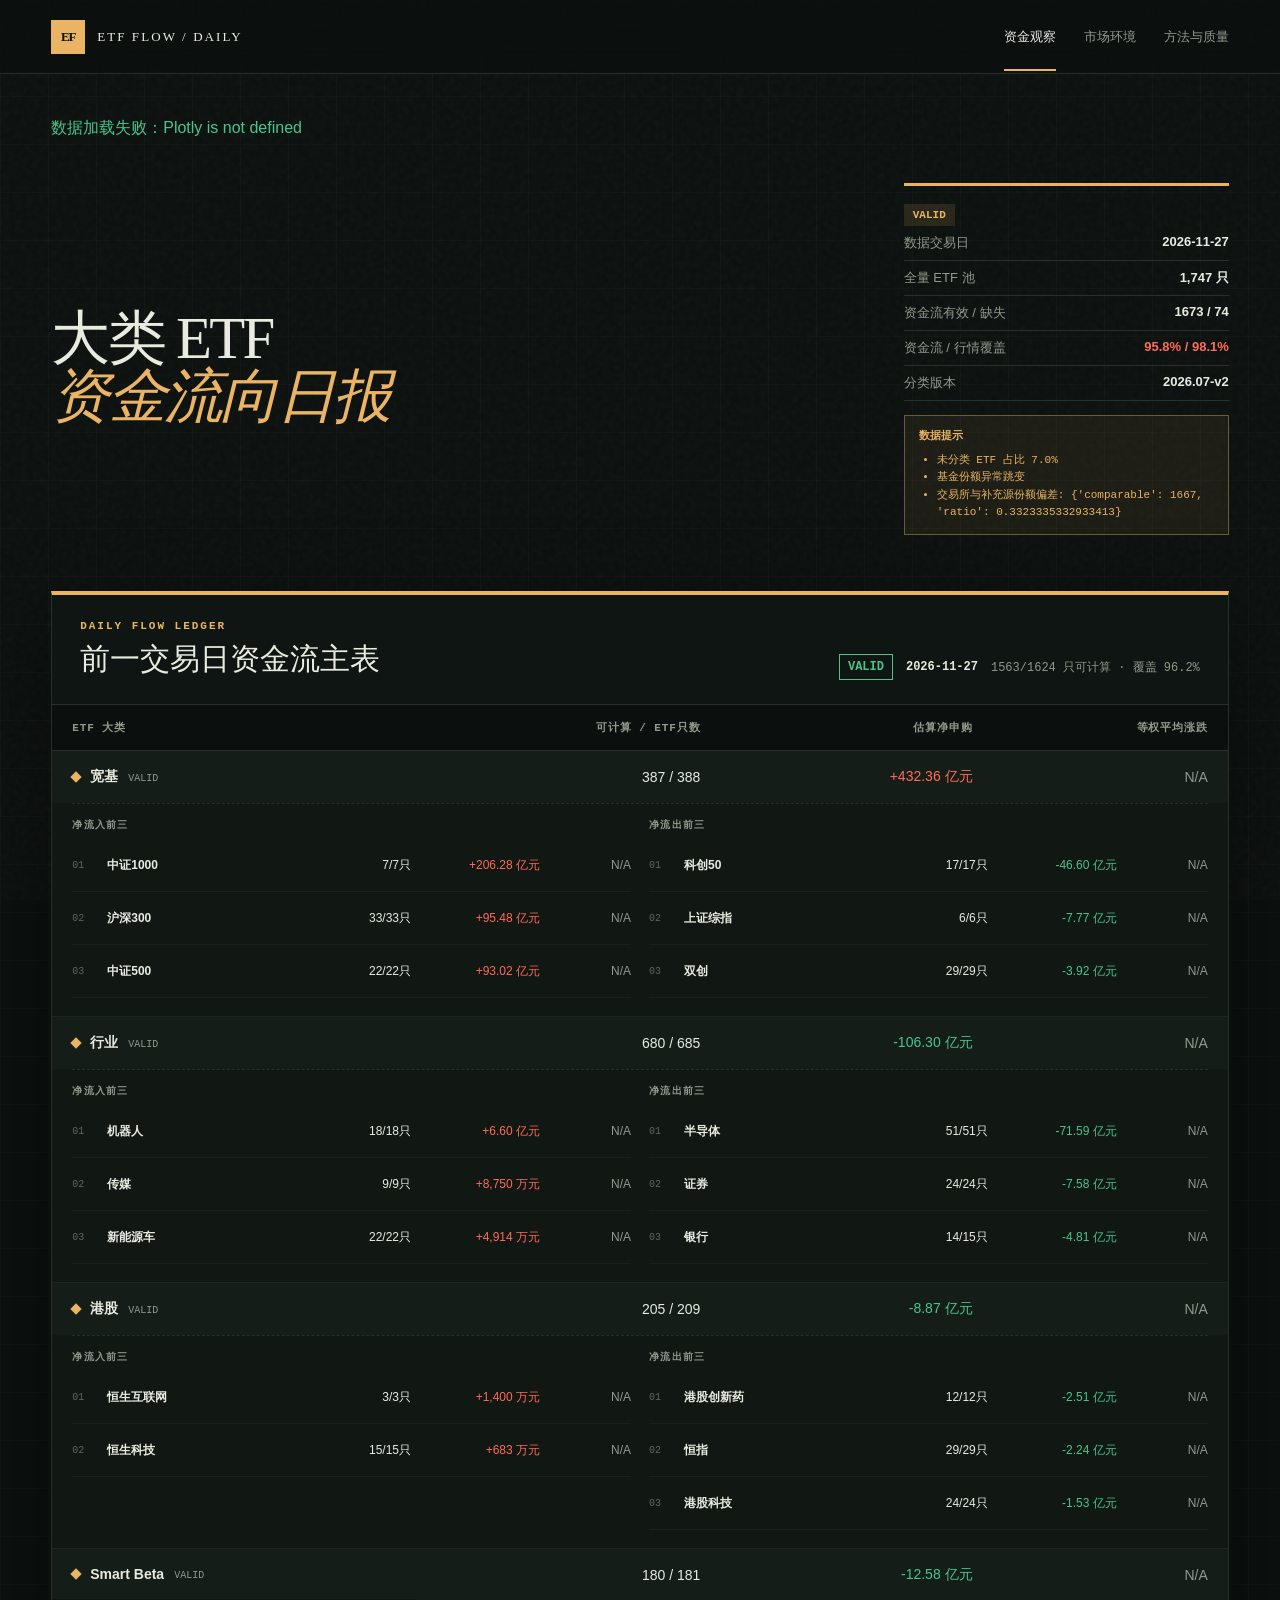
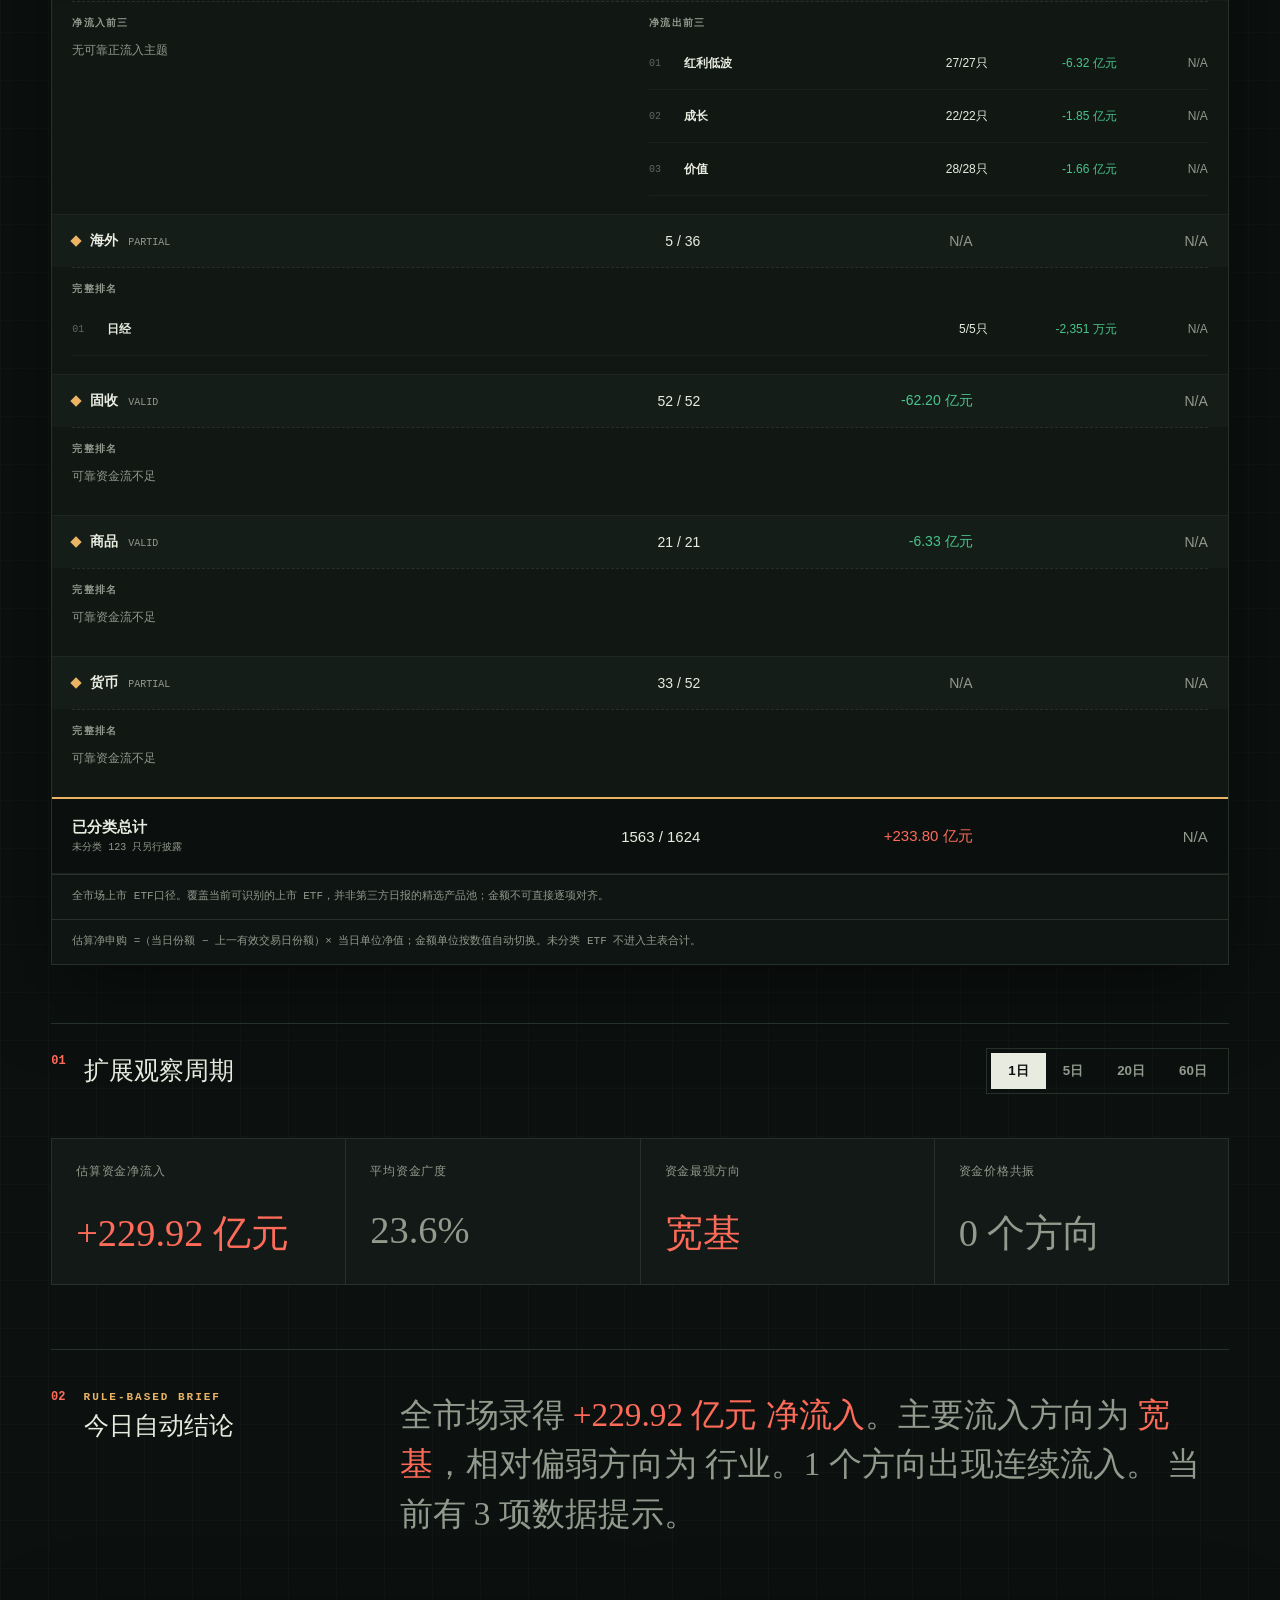
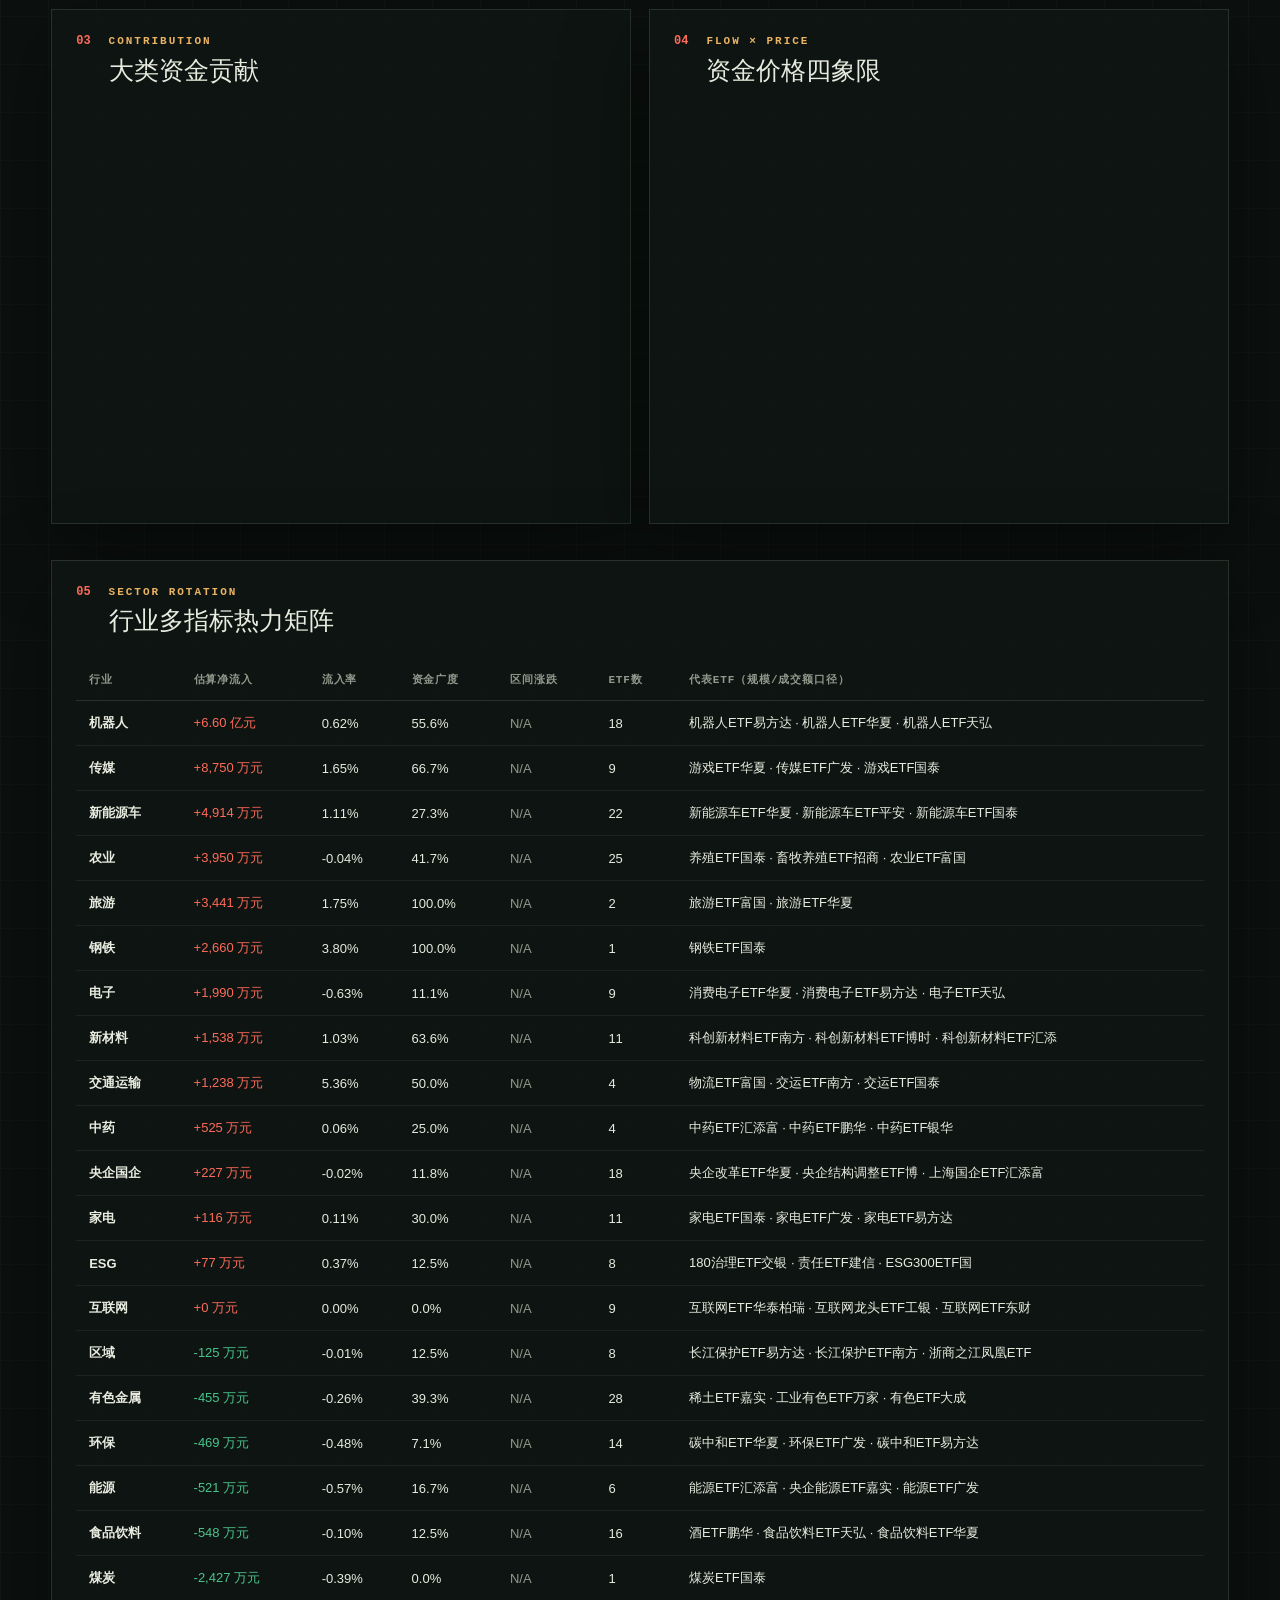
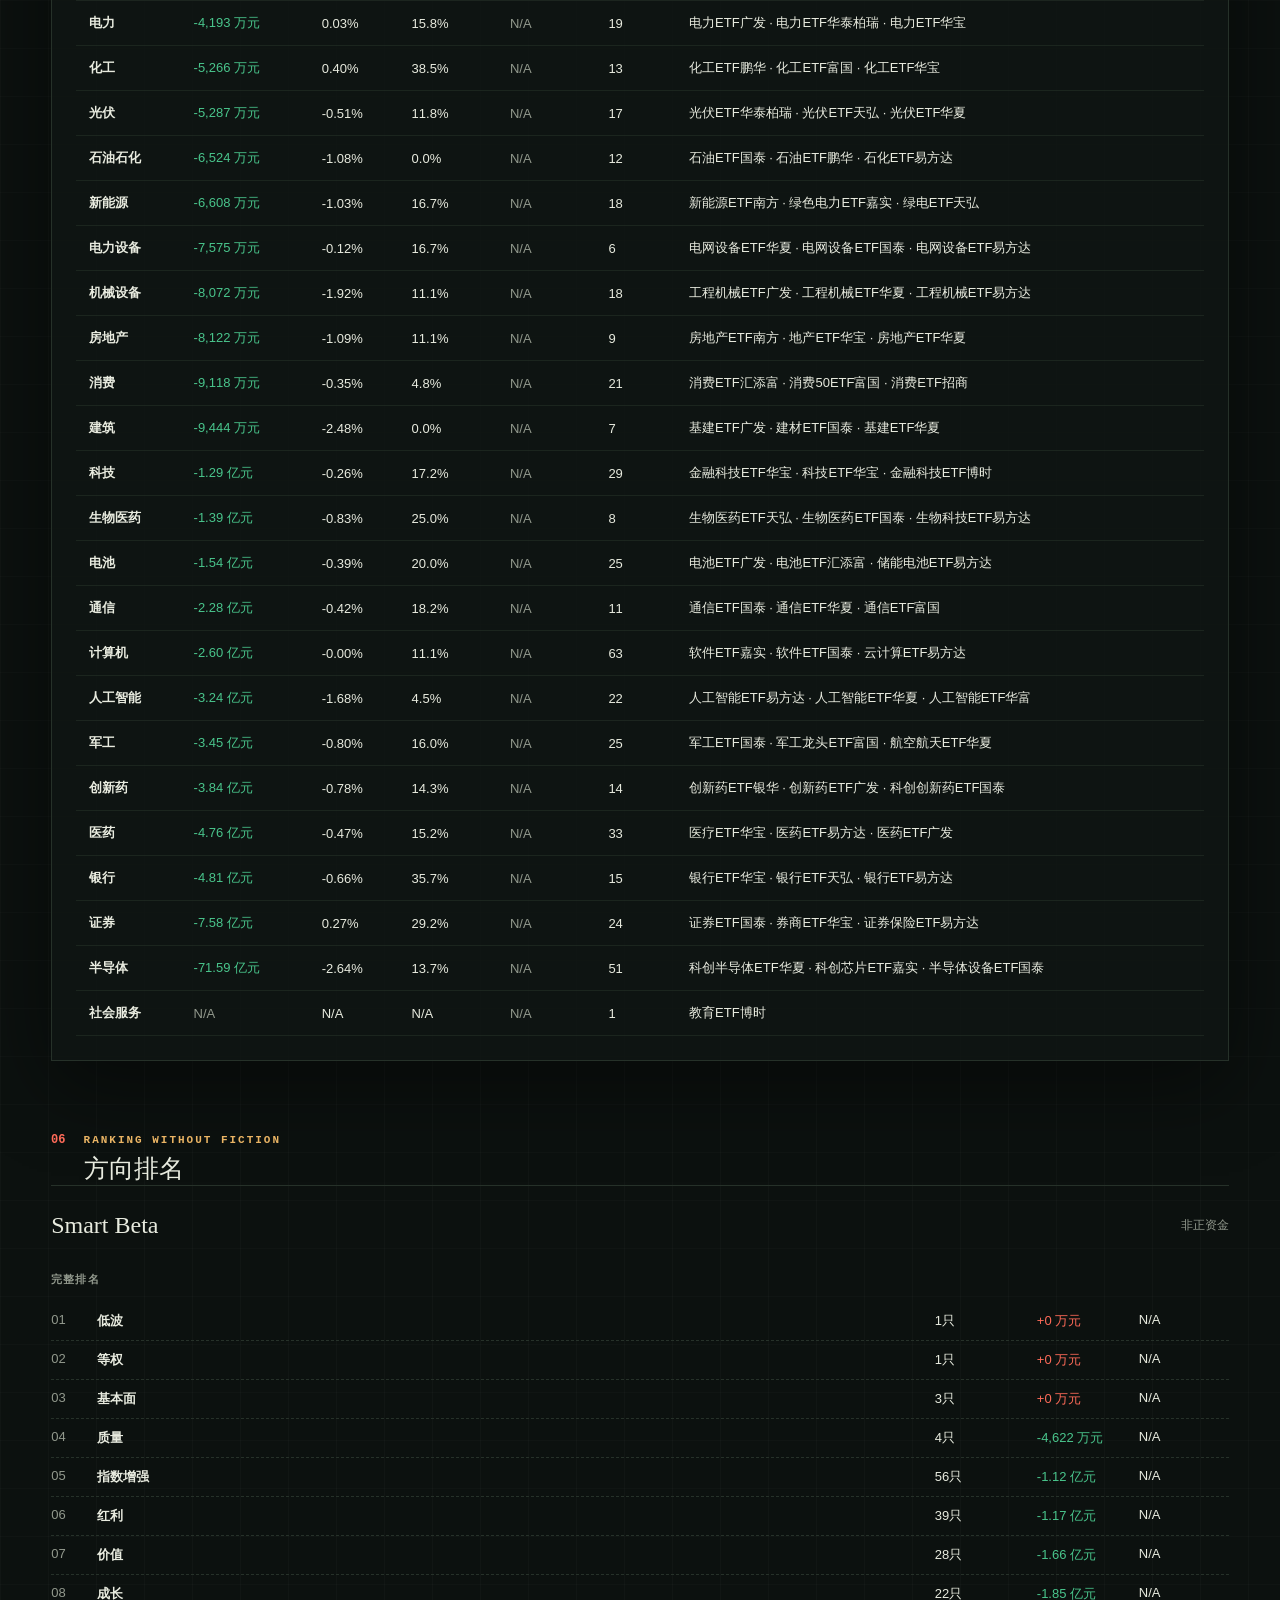
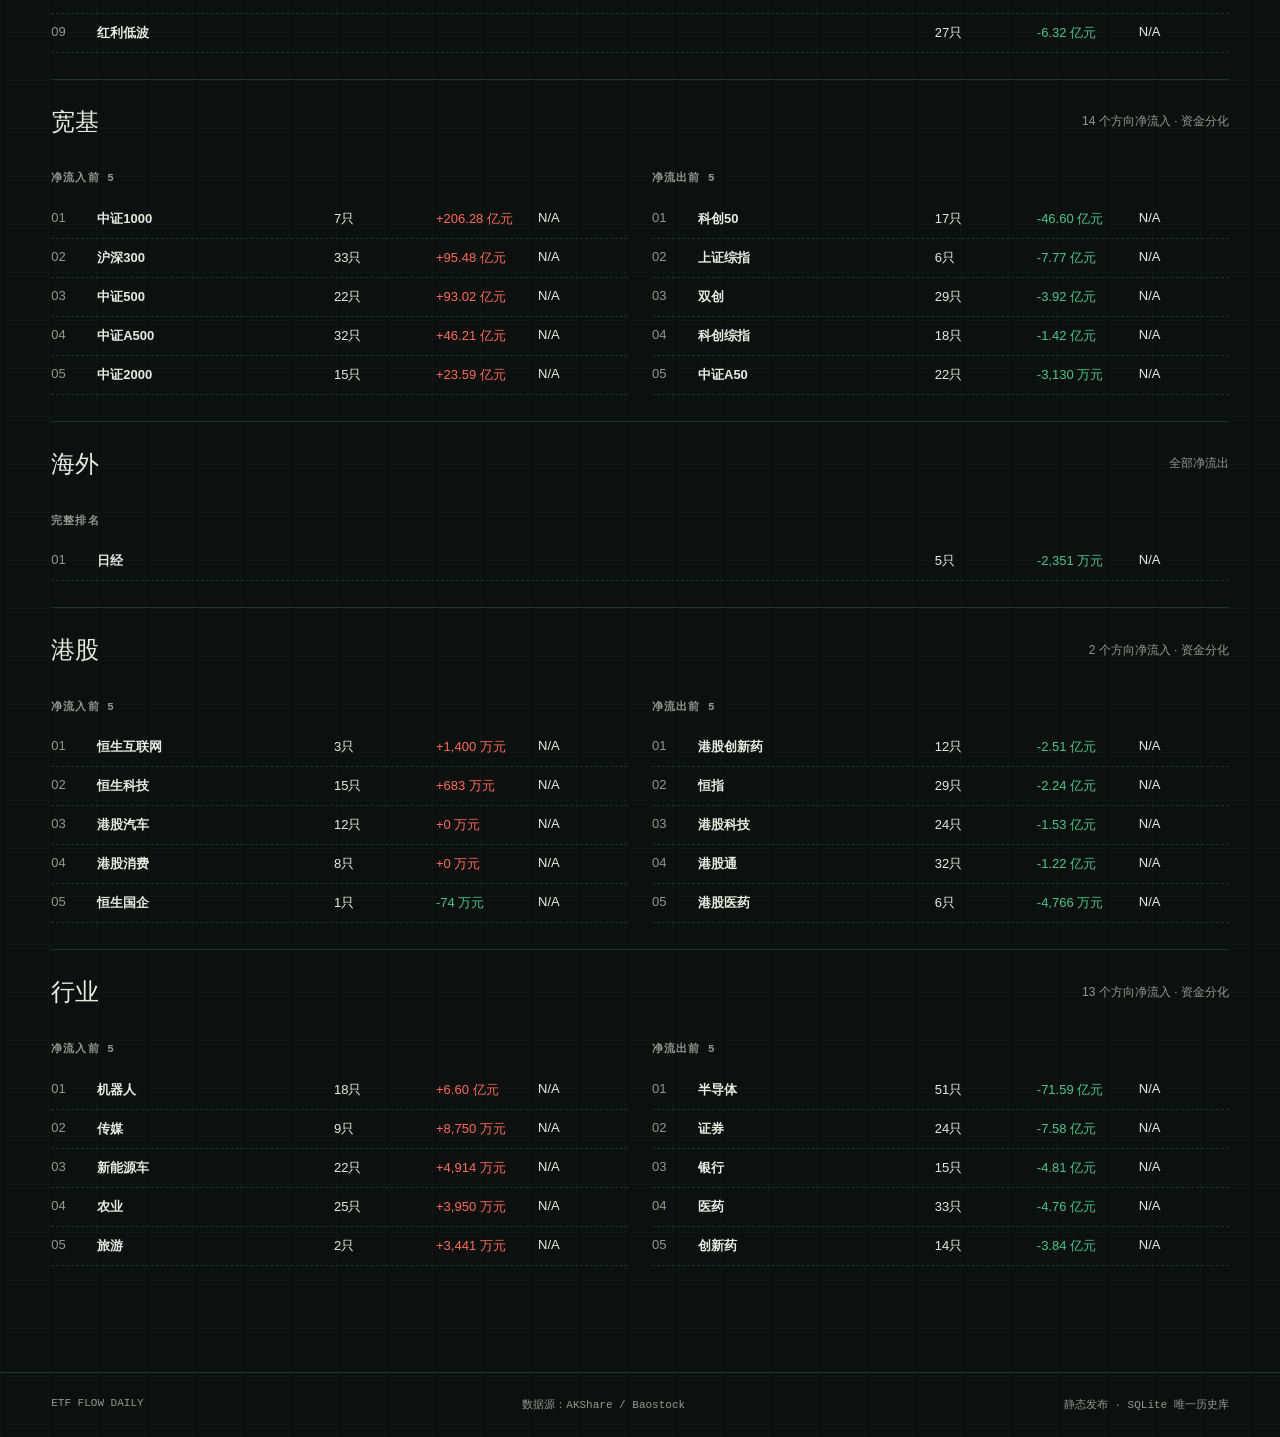
<file: output/index.html>
<!doctype html>
<html lang="zh-CN">
<head>
  <meta charset="utf-8">
  <meta name="viewport" content="width=device-width,initial-scale=1">
  <meta name="description" content="全量ETF池资金流向与行业轮动日报">
  <title>大类 ETF 资金流向日报</title>
  <link rel="icon" href="favicon.svg" type="image/svg+xml">
  <link rel="stylesheet" href="assets/style.css?v=7">
  <script defer src="https://cdn.plot.ly/plotly-3.0.1.min.js"></script>
  <script defer src="assets/charts.js?v=4"></script>
  <script defer src="assets/app.js?v=5"></script>
</head>
<body data-page="dashboard">
  <header class="masthead">
    <a class="brand" href="index.html"><span class="brand-mark">EF</span><span>ETF FLOW / DAILY</span></a>
    <nav><a class="active" href="index.html">资金观察</a><a href="market.html">市场环境</a><a href="methodology.html">方法与质量</a></nav>
  </header>
  <main>
    <section class="hero daily-hero reveal">
      <div>
        <h1>大类 ETF<br><em>资金流向日报</em></h1>
      </div>
      <aside class="status-panel" id="status-panel"><span class="skeleton">正在读取数据状态…</span></aside>
    </section>

    <section class="daily-ledger reveal">
      <div class="ledger-head">
        <div><p class="eyebrow">DAILY FLOW LEDGER</p><h2>前一交易日资金流主表</h2></div>
        <div id="daily-ledger-meta" class="ledger-meta skeleton">正在核对份额基线…</div>
      </div>
      <div id="daily-table-root" class="table-scroll">
        <div class="ledger-loading skeleton">正在生成大类与细分主题排名…</div>
      </div>
      <p class="ledger-note">估算净申购 =（当日份额 − 上一有效交易日份额）× 当日单位净值；金额单位按数值自动切换。未分类 ETF 不进入主表合计。</p>
    </section>

    <section class="period-bar reveal">
      <div><span class="section-index">01</span><h2>扩展观察周期</h2></div>
      <div class="period-switch" id="period-switch" aria-label="周期选择"></div>
    </section>

    <section class="kpi-grid reveal" id="kpi-grid"></section>
    <section class="briefing reveal">
      <div class="section-head"><span class="section-index">02</span><div><p>RULE-BASED BRIEF</p><h2>今日自动结论</h2></div></div>
      <div id="auto-brief" class="brief-copy skeleton">正在生成可追溯摘要…</div>
    </section>

    <section class="split-grid reveal">
      <article class="panel">
        <div class="section-head compact"><span class="section-index">03</span><div><p>CONTRIBUTION</p><h2>大类资金贡献</h2></div></div>
        <div id="category-chart" class="chart"></div>
      </article>
      <article class="panel">
        <div class="section-head compact"><span class="section-index">04</span><div><p>FLOW × PRICE</p><h2>资金价格四象限</h2></div></div>
        <div id="quadrant-chart" class="chart"></div>
      </article>
    </section>

    <section class="panel reveal">
      <div class="section-head compact"><span class="section-index">05</span><div><p>SECTOR ROTATION</p><h2>行业多指标热力矩阵</h2></div></div>
      <div class="table-scroll"><table id="industry-table"><thead><tr><th>行业</th><th>估算净流入</th><th>流入率</th><th>资金广度</th><th>区间涨跌</th><th>ETF数</th><th>代表ETF（规模/成交额口径）</th></tr></thead><tbody></tbody></table></div>
    </section>

    <section class="rankings reveal">
      <div class="section-head"><span class="section-index">06</span><div><p>RANKING WITHOUT FICTION</p><h2>方向排名</h2></div></div>
      <div id="ranking-grid"></div>
    </section>
  </main>
  <footer><span>ETF FLOW DAILY</span><span>数据源：AKShare / Baostock</span><span>静态发布 · SQLite 唯一历史库</span></footer>
</body>
</html>
</file>
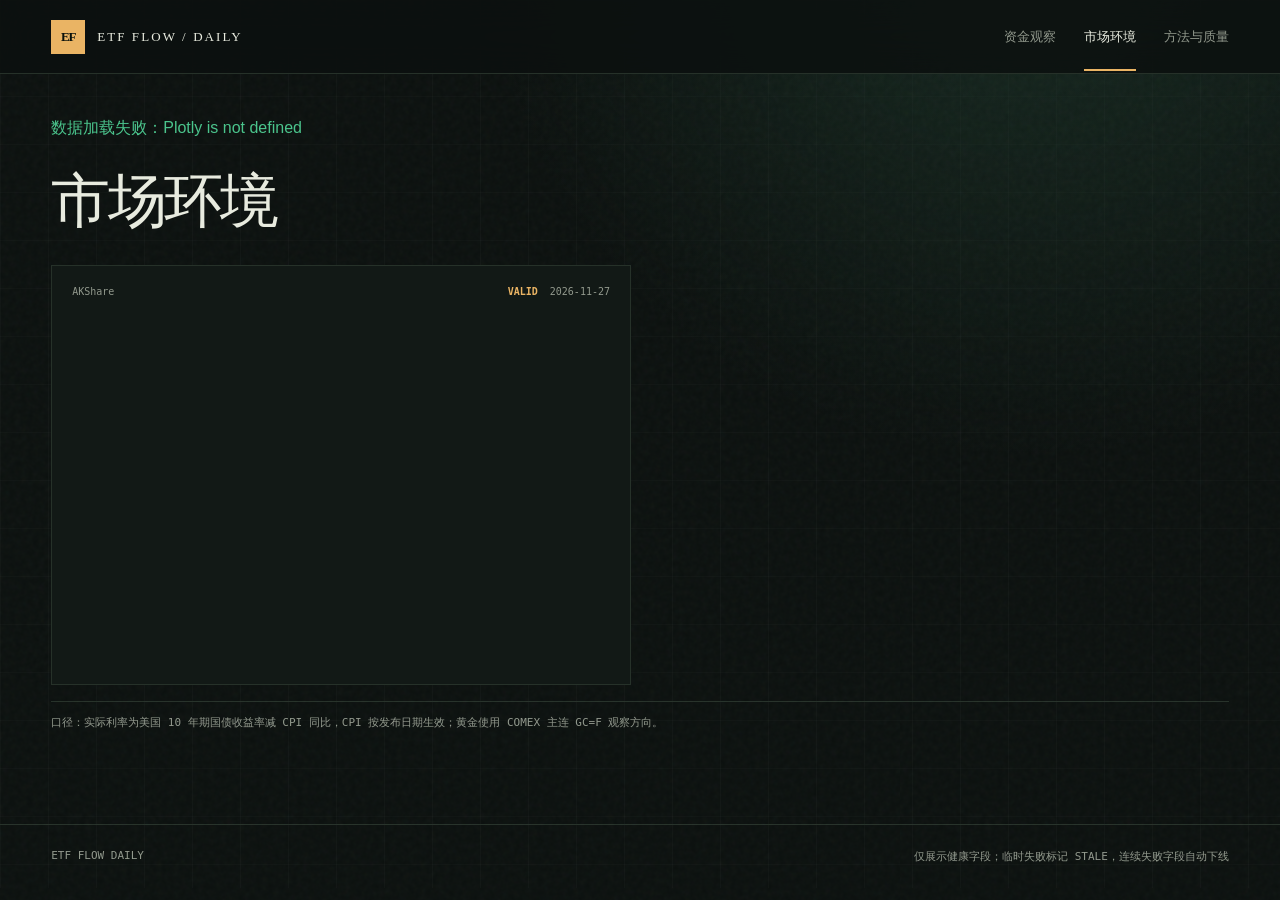
<file: output/market.html>
<!doctype html>
<html lang="zh-CN">
<head>
  <meta charset="utf-8"><meta name="viewport" content="width=device-width,initial-scale=1">
  <title>市场环境 · ETF Flow Daily</title>
  <link rel="icon" href="favicon.svg" type="image/svg+xml">
  <link rel="stylesheet" href="assets/style.css?v=7">
  <script defer src="https://cdn.plot.ly/plotly-3.0.1.min.js"></script>
  <script defer src="assets/charts.js?v=4"></script><script defer src="assets/app.js?v=5"></script>
</head>
<body data-page="market">
  <header class="masthead"><a class="brand" href="index.html"><span class="brand-mark">EF</span><span>ETF FLOW / DAILY</span></a><nav><a href="index.html">资金观察</a><a class="active" href="market.html">市场环境</a><a href="methodology.html">方法与质量</a></nav></header>
  <main>
    <section class="page-title reveal"><h1>市场环境</h1></section>
    <section id="market-grid" class="market-grid reveal"></section>
    <p class="source-note">口径：实际利率为美国 10 年期国债收益率减 CPI 同比，CPI 按发布日期生效；黄金使用 COMEX 主连 GC=F 观察方向。</p>
  </main>
  <footer><span>ETF FLOW DAILY</span><span id="market-status">正在加载市场数据…</span></footer>
</body>
</html>
</file>
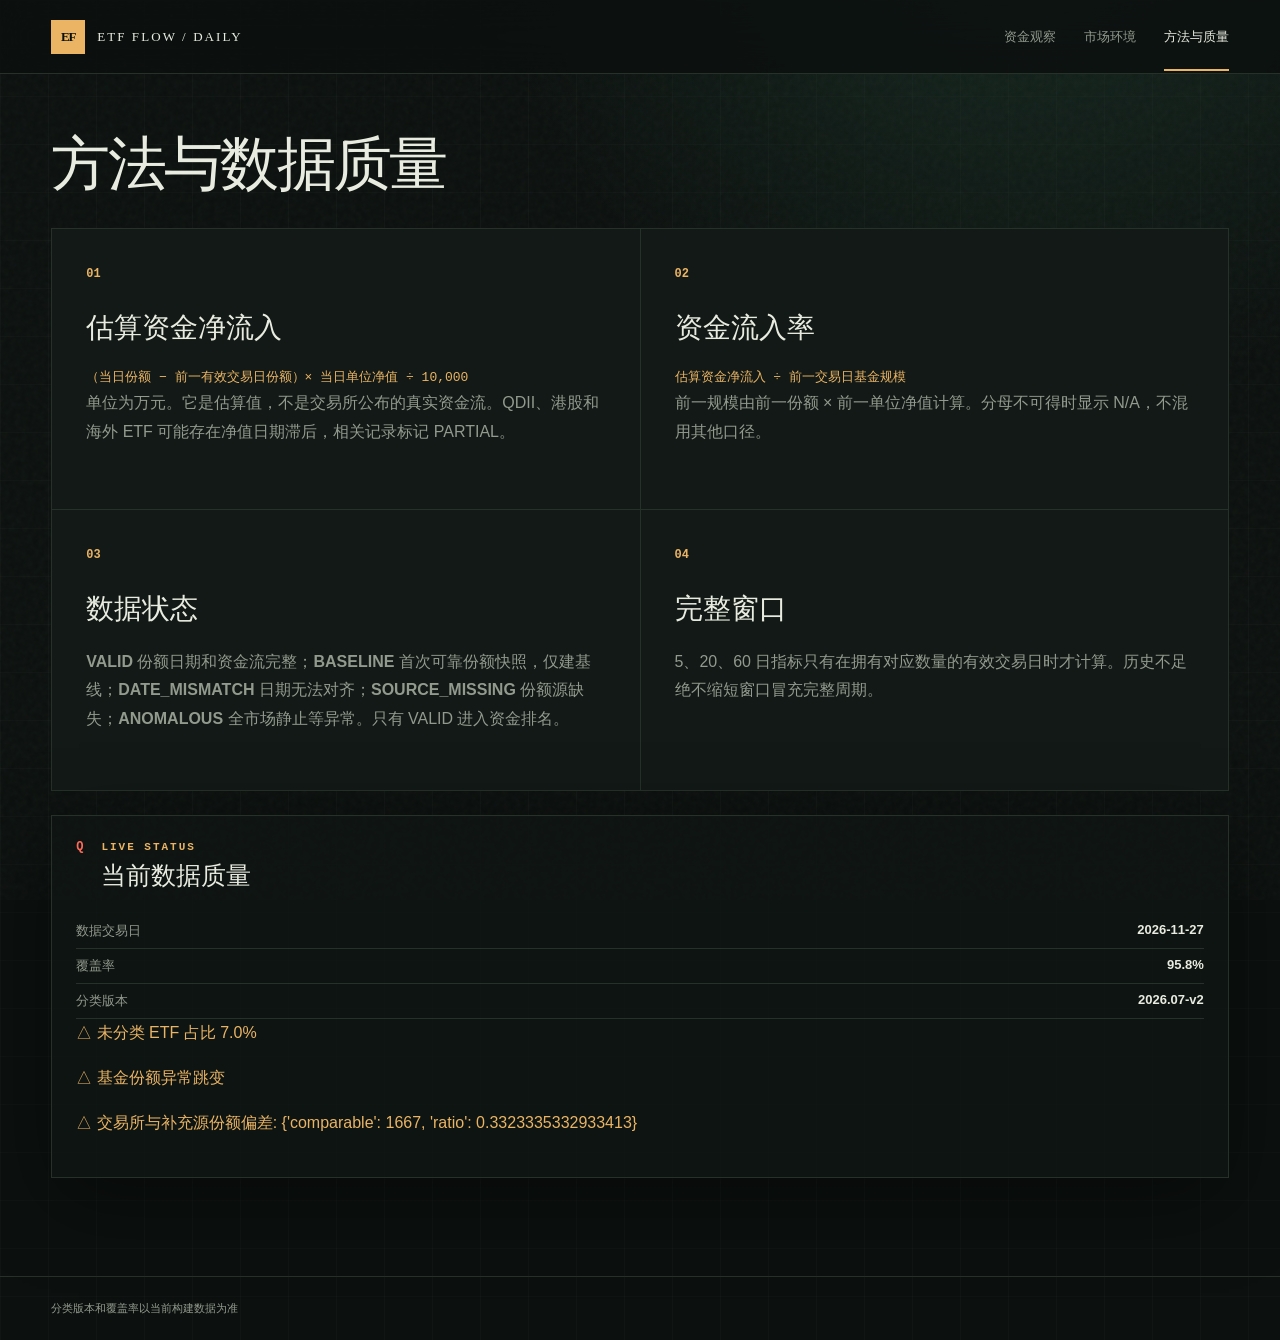
<file: output/methodology.html>
<!doctype html>
<html lang="zh-CN">
<head><meta charset="utf-8"><meta name="viewport" content="width=device-width,initial-scale=1"><title>方法与质量 · ETF Flow Daily</title><link rel="icon" href="favicon.svg" type="image/svg+xml"><link rel="stylesheet" href="assets/style.css?v=7"><script defer src="assets/app.js?v=5"></script></head>
<body data-page="methodology">
  <header class="masthead"><a class="brand" href="index.html"><span class="brand-mark">EF</span><span>ETF FLOW / DAILY</span></a><nav><a href="index.html">资金观察</a><a href="market.html">市场环境</a><a class="active" href="methodology.html">方法与质量</a></nav></header>
  <main>
    <section class="page-title reveal"><h1>方法与数据质量</h1></section>
    <section class="method-grid reveal">
      <article class="method-card"><span>01</span><h2>估算资金净流入</h2><code>（当日份额 − 前一有效交易日份额）× 当日单位净值 ÷ 10,000</code><p>单位为万元。它是估算值，不是交易所公布的真实资金流。QDII、港股和海外 ETF 可能存在净值日期滞后，相关记录标记 PARTIAL。</p></article>
      <article class="method-card"><span>02</span><h2>资金流入率</h2><code>估算资金净流入 ÷ 前一交易日基金规模</code><p>前一规模由前一份额 × 前一单位净值计算。分母不可得时显示 N/A，不混用其他口径。</p></article>
      <article class="method-card"><span>03</span><h2>数据状态</h2><p><b>VALID</b> 份额日期和资金流完整；<b>BASELINE</b> 首次可靠份额快照，仅建基线；<b>DATE_MISMATCH</b> 日期无法对齐；<b>SOURCE_MISSING</b> 份额源缺失；<b>ANOMALOUS</b> 全市场静止等异常。只有 VALID 进入资金排名。</p></article>
      <article class="method-card"><span>04</span><h2>完整窗口</h2><p>5、20、60 日指标只有在拥有对应数量的有效交易日时才计算。历史不足绝不缩短窗口冒充完整周期。</p></article>
    </section>
    <section class="panel reveal"><div class="section-head compact"><span class="section-index">Q</span><div><p>LIVE STATUS</p><h2>当前数据质量</h2></div></div><div id="quality-live">正在加载…</div></section>
  </main>
  <footer><span>分类版本和覆盖率以当前构建数据为准</span></footer>
</body>
</html>
</file>
<file: output/assets/style.css>
:root{
  --ink:#e8ebdf;--muted:#92998d;--paper:#0c110f;--panel:#121916;--line:#263129;
  --in:#ff6b59;--out:#49c58c;--accent:#eab464;--amber:#eab464;--blue:#70a8ff;--shadow:0 24px 80px #0007;
}
*{box-sizing:border-box}html{background:var(--paper);scroll-behavior:smooth}
body{margin:0;color:var(--ink);font-family:"IBM Plex Sans","Noto Sans SC","Microsoft YaHei",sans-serif;background:
  radial-gradient(circle at 80% -10%,#21413288 0,transparent 34rem),
  linear-gradient(90deg,#ffffff05 1px,transparent 1px),linear-gradient(#ffffff04 1px,transparent 1px);
  background-size:auto,48px 48px,48px 48px}
body:before{content:"";position:fixed;inset:0;pointer-events:none;opacity:.12;background-image:url("data:image/svg+xml,%3Csvg viewBox='0 0 180 180' xmlns='http://www.w3.org/2000/svg'%3E%3Cfilter id='n'%3E%3CfeTurbulence type='fractalNoise' baseFrequency='.85' numOctaves='2' stitchTiles='stitch'/%3E%3C/filter%3E%3Crect width='100%25' height='100%25' filter='url(%23n)' opacity='.3'/%3E%3C/svg%3E")}
a{color:inherit;text-decoration:none}.masthead{height:74px;padding:0 max(24px,4vw);display:flex;align-items:center;justify-content:space-between;border-bottom:1px solid var(--line);backdrop-filter:blur(18px);position:sticky;top:0;z-index:20;background:#0c110fdd}
.brand{display:flex;gap:12px;align-items:center;font-family:Georgia,"Noto Serif SC",serif;font-size:13px;letter-spacing:.16em}.brand-mark{display:grid;place-items:center;width:34px;height:34px;background:var(--accent);color:#08100c;font-weight:900;letter-spacing:-.08em}
nav{display:flex;gap:28px;font-size:13px;color:var(--muted)}nav a{padding:26px 0 23px;border-bottom:2px solid transparent}nav a:hover,nav a.active{color:var(--ink);border-color:var(--accent)}
main{width:min(1380px,92vw);margin:auto;padding:44px 0 80px}.hero{display:grid;grid-template-columns:1.5fr .65fr;gap:8vw;align-items:center;padding:28px 0 38px}
.eyebrow,.section-head p{color:var(--accent);font:700 11px/1.4 "IBM Plex Mono",Consolas,monospace;letter-spacing:.18em;text-transform:uppercase}
h1,h2,p{margin-top:0}.hero h1,.page-title h1{font:400 clamp(42px,6.2vw,92px)/.98 Georgia,"Noto Serif SC",serif;letter-spacing:-.045em;margin:20px 0 30px}.hero h1 em{color:var(--accent);font-weight:400}.lede{max-width:680px;color:var(--muted);font-size:16px;line-height:1.8}
.status-panel{border-top:3px solid var(--accent);padding:18px 0;min-height:0}.status-row{display:flex;justify-content:space-between;padding:8px 0;border-bottom:1px solid var(--line);font-size:13px}.status-row span:first-child{color:var(--muted)}.status-pill{display:inline-flex;padding:5px 9px;background:#eab46422;color:var(--accent);font:700 11px monospace}.quality-alert{margin-top:14px;padding:12px 14px;border:1px solid #6d5b35;background:#eab46412;color:var(--amber);font:11px/1.6 monospace}.quality-alert-low{border-color:#9d5f57;background:#dd776b12;color:#f29a90}.quality-alert strong{display:block}.quality-alert ul{margin:6px 0 0;padding-left:18px}
.period-bar{display:flex;justify-content:space-between;align-items:center;border-top:1px solid var(--line);padding:24px 0}.period-bar>div:first-child,.section-head{display:flex;align-items:flex-start;gap:18px}.section-index{color:var(--in);font:700 12px monospace}.period-bar h2,.section-head h2{font:400 25px Georgia,"Noto Serif SC",serif;margin:0}.period-switch{display:flex;border:1px solid var(--line);padding:4px}.period-switch button{border:0;background:transparent;color:var(--muted);padding:9px 17px;cursor:pointer;font-weight:700}.period-switch button.active{background:var(--ink);color:var(--paper)}
.kpi-grid{display:grid;grid-template-columns:repeat(4,1fr);gap:1px;background:var(--line);border:1px solid var(--line);margin:20px 0 64px}.kpi{background:var(--panel);padding:24px;min-height:145px}.kpi .label{font-size:12px;color:var(--muted);letter-spacing:.06em}.kpi .value{font:400 clamp(25px,3vw,42px) Georgia,serif;margin-top:28px}.positive{color:var(--in)!important}.negative{color:var(--out)!important}.na{color:var(--muted)!important}
.briefing{display:grid;grid-template-columns:.42fr 1fr;border-top:1px solid var(--line);padding:40px 0 70px}.brief-copy{font:400 clamp(20px,2.6vw,34px)/1.5 Georgia,"Noto Serif SC",serif}.brief-copy strong{color:var(--in);font-weight:400}
.split-grid{display:grid;grid-template-columns:1fr 1fr;gap:18px;margin-bottom:18px;min-width:0}.panel{background:#101613d9;border:1px solid var(--line);padding:24px;box-shadow:var(--shadow);margin-bottom:18px;min-width:0;max-width:100%;overflow:hidden}.section-head.compact{margin-bottom:22px}.section-head p{margin:0 0 4px}.chart{height:390px}.table-scroll{overflow:auto;min-width:0;max-width:100%}
table{width:100%;border-collapse:collapse;font-size:13px}th{text-align:left;color:var(--muted);font:600 11px monospace;letter-spacing:.08em;padding:13px;border-bottom:1px solid var(--line)}td{padding:13px;border-bottom:1px solid #26312999;font-variant-numeric:tabular-nums}
.heat{display:inline-block;min-width:84px;padding:5px 8px;background:color-mix(in srgb,var(--tone) var(--strength),transparent);color:var(--tone)}
.rankings{padding-top:54px}.rank-category{border-top:1px solid var(--line);padding:26px 0;min-width:0;max-width:100%;overflow:hidden}.rank-title{display:flex;justify-content:space-between;align-items:center}.rank-title h3{font:400 24px Georgia,serif;margin:0}.rank-status{color:var(--muted);font-size:12px}.rank-lists{display:grid;grid-template-columns:repeat(2,1fr);gap:24px;margin-top:18px;min-width:0}.rank-list{min-width:0;max-width:100%}.rank-lists.single{grid-template-columns:1fr}.rank-list h4{font:700 11px monospace;color:var(--muted);letter-spacing:.1em}.rank-item{display:grid;grid-template-columns:34px 1fr repeat(3,minmax(90px,auto));gap:12px;padding:10px 0;border-bottom:1px dashed var(--line);font-size:13px}.rank-no{color:var(--muted)}
.daily-hero{min-height:0}.daily-hero h1{font-size:clamp(40px,4.6vw,66px);margin:0}
.daily-ledger{background:#101613ed;border:1px solid var(--line);border-top:4px solid var(--accent);box-shadow:var(--shadow);margin:0 0 58px;min-width:0;max-width:100%;overflow:hidden}
.ledger-head{display:flex;justify-content:space-between;gap:28px;align-items:flex-end;padding:24px 28px;border-bottom:1px solid var(--line)}
.ledger-head h2{font:400 30px Georgia,"Noto Serif SC",serif;margin:5px 0 0}.ledger-head p{margin:0}
.ledger-meta{display:flex;align-items:center;gap:13px;color:var(--muted);font:12px "IBM Plex Mono",Consolas,monospace}.ledger-meta b{color:var(--ink)}
.flow-state{padding:5px 8px;border:1px solid var(--line);font-weight:800}.flow-state.valid{color:var(--out);border-color:var(--out)}.flow-state.baseline,.flow-state.partial{color:var(--amber);border-color:var(--amber)}
.ledger-loading{min-height:220px;display:grid;place-items:center}.daily-table{min-width:820px}
.daily-table th{background:#0b100e;padding:15px 20px}.daily-table th:nth-child(n+2),.daily-table td:nth-child(n+2){text-align:right}
.ledger-category-row td{padding:17px 20px;background:#151d19;border-bottom:0;font-size:14px}.ledger-category-row td:first-child{display:flex;align-items:center;gap:10px}
.ledger-category-row small,.ledger-total-row small{display:block;color:var(--muted);font:10px monospace;margin-top:3px}.category-signal{width:8px;height:8px;background:var(--accent);transform:rotate(45deg)}
.ledger-detail-row td{padding:0 20px 18px;background:#111713}.ledger-rank-grid{display:grid;grid-template-columns:1fr 1fr;gap:18px;border-top:1px dashed var(--line);padding-top:14px}.ledger-rank-grid.full{grid-template-columns:1fr}
.ledger-rank-block h4{font:700 10px "IBM Plex Mono",Consolas,monospace;color:var(--muted);letter-spacing:.13em;margin:0 0 7px;text-transform:uppercase}
.ledger-theme-row{display:grid;grid-template-columns:26px minmax(110px,1fr) 76px 120px 82px;gap:9px;align-items:center;padding:7px 0;border-bottom:1px solid #26312977;font-size:12px;font-variant-numeric:tabular-nums}
.ledger-theme-row span:nth-child(n+3){text-align:right}.theme-rank{color:#5e675f;font:10px monospace}.ledger-rank-block .na{font-size:12px;margin:12px 0}
.ledger-total-row td{padding:19px 20px;border-top:2px solid var(--accent);background:#0b100e;font-size:15px}.ledger-note{margin:0;padding:13px 20px;color:var(--muted);font:11px/1.6 monospace;border-top:1px solid var(--line)}
.signal-strip{display:grid;grid-template-columns:1.2fr repeat(3,1fr);gap:1px;background:var(--line);border-bottom:1px solid var(--line)}.signal-strip>div,.signal-strip article{background:#0e1512;padding:16px 20px}.signal-strip>div span{display:block;color:var(--accent);font:700 12px monospace;letter-spacing:.08em}.signal-strip small{display:block;color:var(--muted);font:10px/1.5 monospace;margin-top:5px}.signal-strip article{display:grid;grid-template-columns:1fr auto;gap:5px 12px}.signal-strip article b{font:500 14px Georgia,serif}.signal-strip article em,.signal-strip article strong{font-style:normal;font-size:12px;text-align:right}
.page-title{max-width:970px;padding:18px 0 34px}.page-title h1{font-size:clamp(40px,4.6vw,66px);margin:0}.market-grid{display:grid;grid-template-columns:repeat(2,1fr);gap:18px}.market-card{min-height:420px;background:var(--panel);border:1px solid var(--line);padding:20px}.market-meta{display:flex;gap:12px;align-items:center;color:var(--muted);font:10px monospace}.market-meta b{color:var(--accent);margin-left:auto}.market-chart{height:360px}.source-note{margin:16px 0 0;padding:12px 0;border-top:1px solid var(--line);color:var(--muted);font:11px/1.7 monospace}.method-grid{display:grid;grid-template-columns:repeat(2,1fr);gap:1px;background:var(--line);border:1px solid var(--line);margin-bottom:24px}.method-card{background:var(--panel);padding:34px;min-height:280px}.method-card>span{color:var(--accent);font:700 12px monospace}.method-card h2{font:400 28px Georgia,serif;margin:28px 0 20px}.method-card p{color:var(--muted);line-height:1.8}.method-card code{display:block;color:var(--amber);white-space:normal;line-height:1.7}
.market-card-wide{grid-column:1/-1;min-height:520px}.market-card-wide .market-chart{height:410px}.market-kpis{display:flex;gap:22px;flex-wrap:wrap;padding:16px 0 2px;color:var(--muted);font:11px monospace}.market-kpis b{color:var(--ink);margin-left:5px}.market-note{margin:0;color:var(--muted);font:11px/1.6 monospace}
.skeleton{color:var(--muted);animation:pulse 1.5s infinite}.warning-list{color:var(--amber);line-height:1.8}footer{display:flex;justify-content:space-between;padding:24px 4vw;border-top:1px solid var(--line);font:11px monospace;color:var(--muted)}
.reveal{animation:rise .7s ease both}.reveal:nth-child(2){animation-delay:.08s}.reveal:nth-child(3){animation-delay:.14s}@keyframes rise{from{opacity:0;transform:translateY(18px)}to{opacity:1;transform:none}}@keyframes pulse{50%{opacity:.45}}
@media(max-width:900px){.hero{grid-template-columns:1fr;gap:30px}.kpi-grid{grid-template-columns:repeat(2,1fr)}.briefing,.split-grid,.market-grid{grid-template-columns:1fr}.rank-lists{grid-template-columns:1fr}.rank-item{min-width:720px}.method-grid{grid-template-columns:1fr}.masthead{height:auto;align-items:flex-start;padding-top:16px;flex-direction:column}.masthead nav{width:100%;overflow:auto}.masthead nav a{white-space:nowrap}.chart{height:340px}.ledger-head{align-items:flex-start;flex-direction:column}.ledger-rank-grid{grid-template-columns:1fr}.signal-strip{grid-template-columns:1fr}.market-card-wide{grid-column:auto}.market-card-wide .market-chart{height:360px}}
@media(max-width:560px){main{width:90vw;padding-top:24px}.hero{min-height:auto}.kpi-grid{grid-template-columns:1fr}.period-bar{align-items:flex-start;gap:18px;flex-direction:column}.period-switch{width:100%}.period-switch button{flex:1;padding:9px}.panel{padding:16px}.hero h1,.page-title h1{font-size:43px}footer{gap:14px;flex-direction:column}}
</file>
